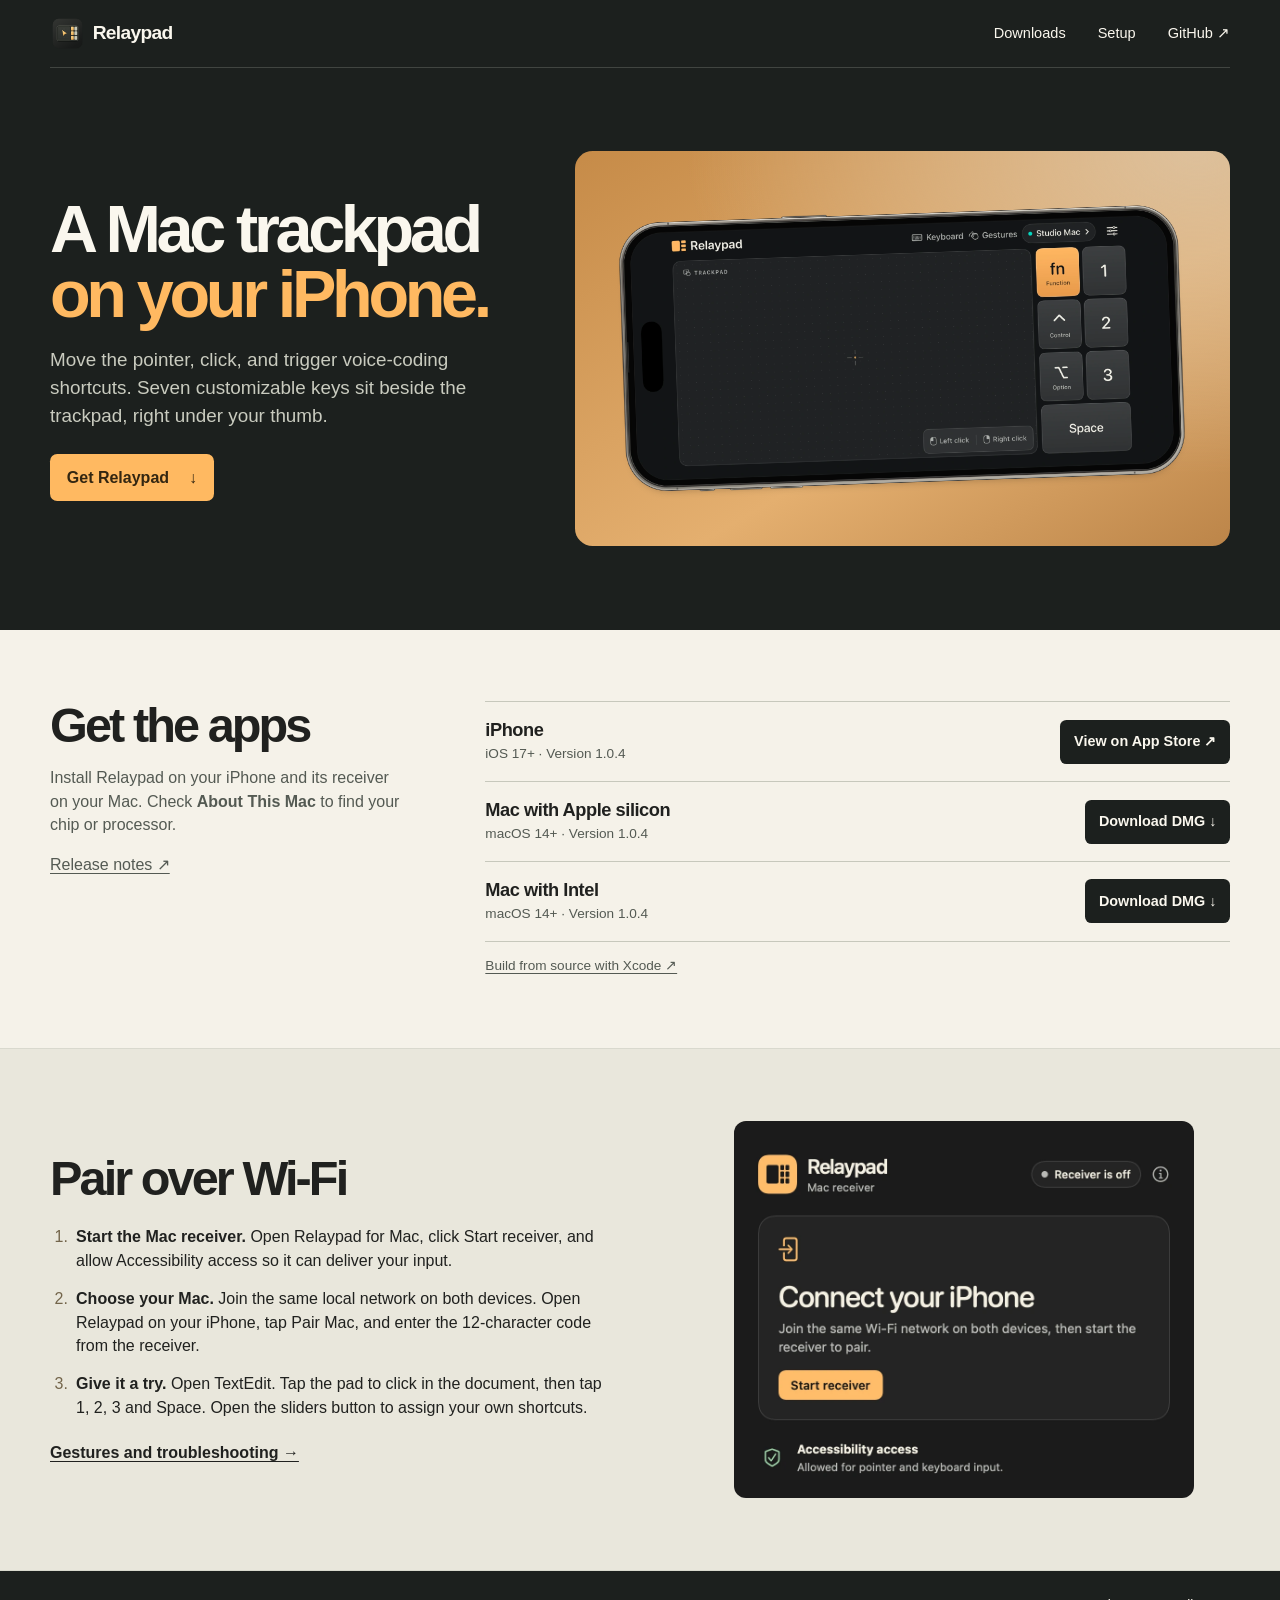
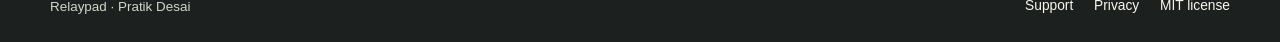
<file: docs/index.html>
<!doctype html>
<html lang="en">
<head>
  <meta charset="utf-8">
  <meta name="viewport" content="width=device-width, initial-scale=1">
  <meta name="theme-color" content="#1c201e">
  <meta name="description" content="Control your Mac with an iPhone trackpad and seven customizable shortcut keys. Pair over Wi-Fi and use your favorite voice-coding shortcuts.">
  <title>Relaypad — an iPhone trackpad for your Mac</title>
  <link rel="icon" type="image/png" href="assets/relaypad.png">
  <link rel="stylesheet" href="site.css"><script defer src="releases.js"></script>
</head>
<body>
<a class="skip" href="#main">Skip to content</a>
<header class="top"><div class="shell bar">
  <a class="brand" href="./"><img src="assets/relaypad.png" alt="" width="35" height="35">Relaypad</a>
  <nav aria-label="Main"><a href="./#downloads">Downloads</a><a href="./#setup">Setup</a><a href="https://github.com/chheplo/relaypad">GitHub ↗</a></nav>
</div></header>
<main id="main">
<section class="hero" aria-labelledby="headline">
  <div class="shell hero-grid">
    <div>
      <h1 id="headline">A Mac trackpad <em>on your iPhone.</em></h1>
      <p>Move the pointer, click, and trigger voice-coding shortcuts. Seven customizable keys sit beside the trackpad, right under your thumb.</p>
      <a class="cta" href="#downloads">Get Relaypad <span aria-hidden="true">↓</span></a>
    </div>
    <figure class="product-shot">
      <a class="device" href="assets/iphone-device.webp" aria-label="Open the full-size iPhone trackpad screenshot"><img src="assets/iphone-device.webp" alt="A landscape iPhone showing Relaypad’s trackpad on the left and six shortcut keys plus Space on the right." width="2000" height="1013" fetchpriority="high"></a>
    </figure>
  </div>
</section>
<section class="shell section downloads" id="downloads" aria-labelledby="downloads-title">
  <div class="intro"><h2 id="downloads-title">Get the apps</h2>
    <p>Install Relaypad on your iPhone and its receiver on your Mac. Check <strong>About This Mac</strong> to find your chip or processor.</p>
    <p><a href="https://github.com/chheplo/relaypad/releases">Release notes ↗</a></p>
  </div>
  <div>
    <div class="release-list">
      <div class="release" data-channel="iphone">
        <div><h3>iPhone</h3><p>iOS 17+ · <span data-status>Version 1.0.4</span></p></div>
        <a data-download href="https://apps.apple.com/app/relaypad/id6836093057" aria-label="View Relaypad on the App Store">View on App Store ↗</a>
      </div>
      <div class="release" data-channel="mac-arm64">
        <div><h3>Mac with Apple silicon</h3><p>macOS 14+ · <span data-status>Version 1.0.4</span></p></div>
        <a data-download href="https://github.com/chheplo/relaypad/releases/download/v1.0.4/Relaypad-1.0.4-macOS-arm64.dmg" aria-label="Download Relaypad for Mac, Apple silicon">Download DMG ↓</a>
      </div>
      <div class="release" data-channel="mac-x86_64">
        <div><h3>Mac with Intel</h3><p>macOS 14+ · <span data-status>Version 1.0.4</span></p></div>
        <a data-download href="https://github.com/chheplo/relaypad/releases/download/v1.0.4/Relaypad-1.0.4-macOS-x86_64.dmg" aria-label="Download Relaypad for Mac, Intel">Download DMG ↓</a>
      </div>
    </div>
    <p class="source-instructions"><a href="https://github.com/chheplo/relaypad/blob/main/CONTRIBUTING.md#build-from-source">Build from source with Xcode ↗</a></p>
  </div>
</section>
<section class="setup-band" id="setup" aria-labelledby="setup-title"><div class="shell section setup">
  <div>
    <h2 id="setup-title">Pair over Wi-Fi</h2>
    <ol class="steps">
      <li><strong>Start the Mac receiver.</strong> Open Relaypad for Mac, click Start receiver, and allow Accessibility access so it can deliver your input.</li>
      <li><strong>Choose your Mac.</strong> Join the same local network on both devices. Open Relaypad on your iPhone, tap Pair Mac, and enter the 12-character code from the receiver.</li>
      <li><strong>Give it a try.</strong> Open TextEdit. Tap the pad to click in the document, then tap 1, 2, 3 and Space. Open the sliders button to assign your own shortcuts.</li>
    </ol>
    <a class="setup-more" href="support.html">Gestures and troubleshooting →</a>
  </div>
  <figure><a class="macshot" href="assets/mac-receiver.webp" aria-label="Open the full-size Mac receiver screenshot"><img src="assets/mac-receiver.webp" alt="The native Relaypad for Mac receiver window with pairing and Accessibility controls." loading="lazy" width="992" height="814"></a></figure>
</div></section>
</main>
<footer><div class="shell foot"><span class="owner">Relaypad · Pratik Desai</span>
  <nav aria-label="Footer"><a href="support.html">Support</a><a href="privacy.html">Privacy</a><a href="https://github.com/chheplo/relaypad/blob/main/LICENSE">MIT license</a></nav>
</div></footer>
</body>
</html>
</file>
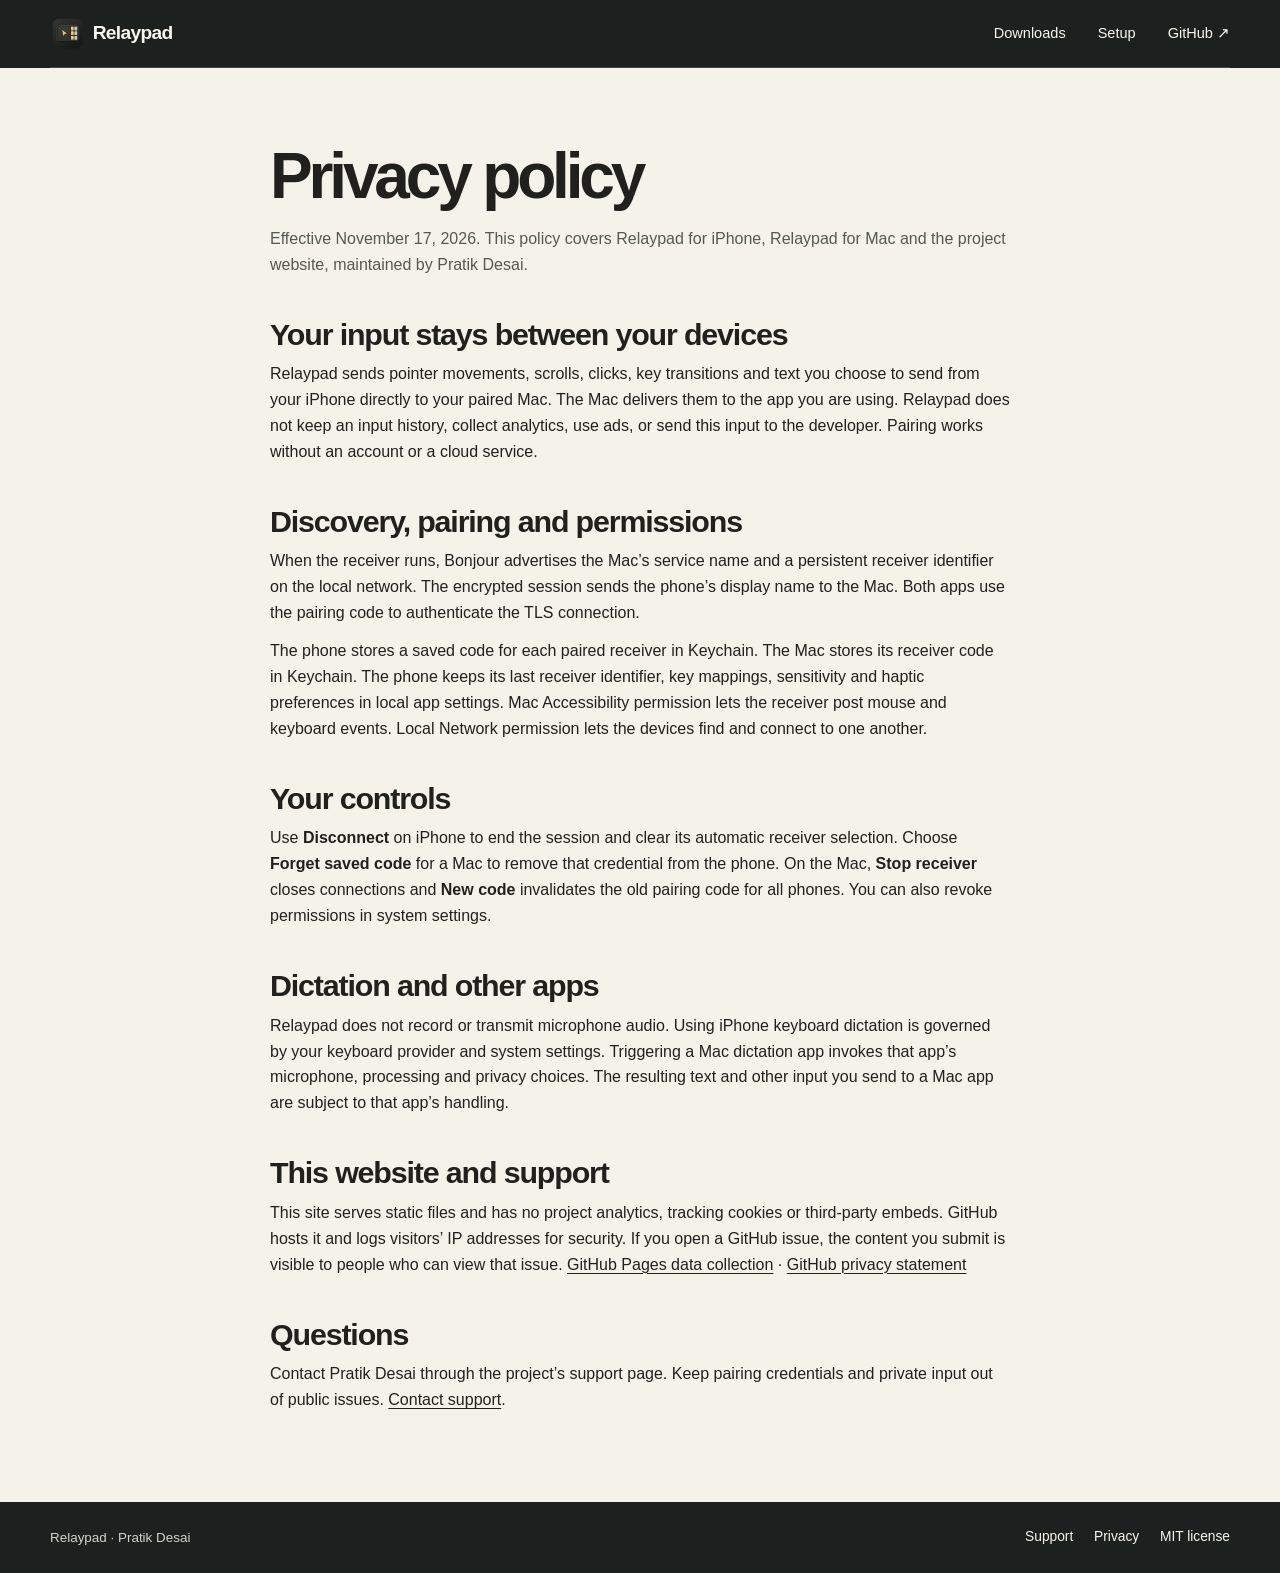
<file: docs/privacy.html>
<!doctype html>
<html lang="en">
<head>
  <meta charset="utf-8">
  <meta name="viewport" content="width=device-width, initial-scale=1">
  <meta name="theme-color" content="#1c201e">
  <meta name="description" content="How Relaypad handles pairing, local input, preferences, dictation, and the project website.">
  <title>Privacy — Relaypad</title>
  <link rel="icon" type="image/png" href="assets/relaypad.png">
  <link rel="stylesheet" href="site.css">
</head>
<body>
<a class="skip" href="#main">Skip to content</a>
<header class="top"><div class="shell bar">
  <a class="brand" href="./"><img src="assets/relaypad.png" alt="" width="35" height="35">Relaypad</a>
  <nav aria-label="Main"><a href="./#downloads">Downloads</a><a href="./#setup">Setup</a><a href="https://github.com/chheplo/relaypad">GitHub ↗</a></nav>
</div></header>
<main id="main" class="shell"><article class="prose">
  <h1>Privacy policy</h1><p>Effective November 17, 2026. This policy covers Relaypad for iPhone, Relaypad for Mac and the project website, maintained by Pratik Desai.</p>
  <h2>Your input stays between your devices</h2>
  <p>Relaypad sends pointer movements, scrolls, clicks, key transitions and text you choose to send from your iPhone directly to your paired Mac. The Mac delivers them to the app you are using. Relaypad does not keep an input history, collect analytics, use ads, or send this input to the developer. Pairing works without an account or a cloud service.</p>
  <h2>Discovery, pairing and permissions</h2>
  <p>When the receiver runs, Bonjour advertises the Mac’s service name and a persistent receiver identifier on the local network. The encrypted session sends the phone’s display name to the Mac. Both apps use the pairing code to authenticate the TLS connection.</p>
  <p>The phone stores a saved code for each paired receiver in Keychain. The Mac stores its receiver code in Keychain. The phone keeps its last receiver identifier, key mappings, sensitivity and haptic preferences in local app settings. Mac Accessibility permission lets the receiver post mouse and keyboard events. Local Network permission lets the devices find and connect to one another.</p>
  <h2>Your controls</h2>
  <p>Use <strong>Disconnect</strong> on iPhone to end the session and clear its automatic receiver selection. Choose <strong>Forget saved code</strong> for a Mac to remove that credential from the phone. On the Mac, <strong>Stop receiver</strong> closes connections and <strong>New code</strong> invalidates the old pairing code for all phones. You can also revoke permissions in system settings.</p>
  <h2>Dictation and other apps</h2>
  <p>Relaypad does not record or transmit microphone audio. Using iPhone keyboard dictation is governed by your keyboard provider and system settings. Triggering a Mac dictation app invokes that app’s microphone, processing and privacy choices. The resulting text and other input you send to a Mac app are subject to that app’s handling.</p>
  <h2>This website and support</h2>
  <p>This site serves static files and has no project analytics, tracking cookies or third-party embeds. GitHub hosts it and logs visitors’ IP addresses for security. If you open a GitHub issue, the content you submit is visible to people who can view that issue. <a href="https://docs.github.com/en/pages/getting-started-with-github-pages/what-is-github-pages#data-collection">GitHub Pages data collection</a> · <a href="https://docs.github.com/en/site-policy/privacy-policies/github-general-privacy-statement">GitHub privacy statement</a></p>
  <h2>Questions</h2>
  <p>Contact Pratik Desai through the project’s support page. Keep pairing credentials and private input out of public issues. <a href="support.html">Contact support</a>.</p>
</article></main>
<footer><div class="shell foot"><span class="owner">Relaypad · Pratik Desai</span>
  <nav aria-label="Footer"><a href="support.html">Support</a><a href="privacy.html">Privacy</a><a href="https://github.com/chheplo/relaypad/blob/main/LICENSE">MIT license</a></nav>
</div></footer>
</body>
</html>
</file>
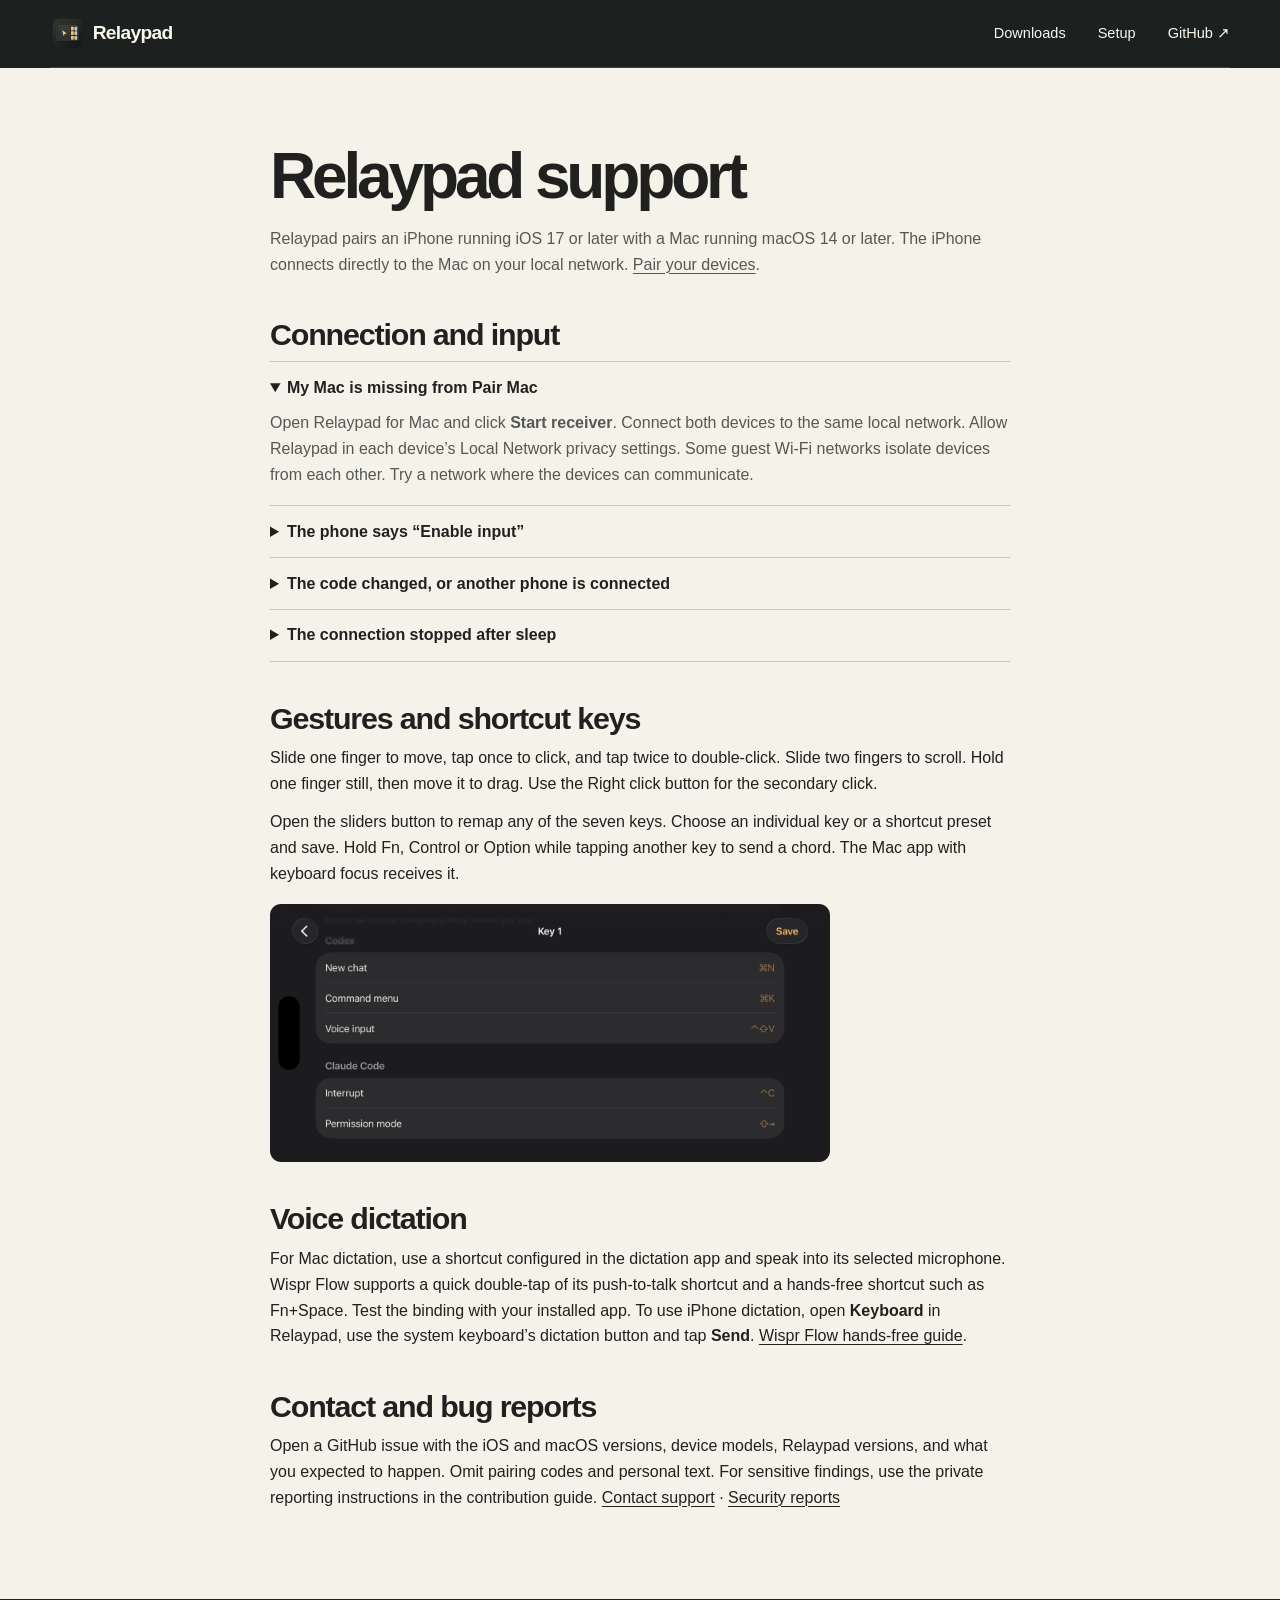
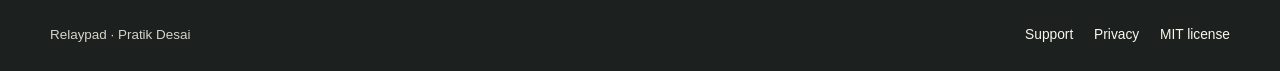
<file: docs/support.html>
<!doctype html>
<html lang="en">
<head>
  <meta charset="utf-8">
  <meta name="viewport" content="width=device-width, initial-scale=1">
  <meta name="theme-color" content="#1c201e">
  <meta name="description" content="Pair Relaypad, troubleshoot a connection, and learn trackpad gestures and shortcut setup.">
  <title>Support — Relaypad</title>
  <link rel="icon" type="image/png" href="assets/relaypad.png">
  <link rel="stylesheet" href="site.css">
</head>
<body>
<a class="skip" href="#main">Skip to content</a>
<header class="top"><div class="shell bar">
  <a class="brand" href="./"><img src="assets/relaypad.png" alt="" width="35" height="35">Relaypad</a>
  <nav aria-label="Main"><a href="./#downloads">Downloads</a><a href="./#setup">Setup</a><a href="https://github.com/chheplo/relaypad">GitHub ↗</a></nav>
</div></header>
<main id="main" class="shell"><article class="prose">
  <h1>Relaypad support</h1><p>Relaypad pairs an iPhone running iOS 17 or later with a Mac running macOS 14 or later. The iPhone connects directly to the Mac on your local network. <a href="./#setup">Pair your devices</a>.</p>
  <h2>Connection and input</h2>
  <details open><summary>My Mac is missing from Pair Mac</summary><p>Open Relaypad for Mac and click <strong>Start receiver</strong>. Connect both devices to the same local network. Allow Relaypad in each device’s Local Network privacy settings. Some guest Wi-Fi networks isolate devices from each other. Try a network where the devices can communicate.</p></details>
  <details><summary>The phone says “Enable input”</summary><p>On the Mac, go to <strong>System Settings → Privacy &amp; Security → Accessibility</strong>. Allow the copy of Relaypad for Mac you are running. Open an empty editor, click inside it from the phone, then tap 1, 2 and 3.</p></details>
  <details><summary>The code changed, or another phone is connected</summary><p>The receiver accepts one phone at a time. Disconnect the active phone, or stop and restart the receiver. To revoke a shared code, click <strong>New code</strong> on the Mac and pair with the replacement code. Under Pair Mac on iPhone, select the Mac and use <strong>Forget saved code</strong> to clear the old credential.</p></details>
  <details><summary>The connection stopped after sleep</summary><p>The receiver stops when the Mac sleeps or its user session switches. Click <strong>Start receiver</strong> and open the iPhone app. A previously paired phone retries its saved connection while the receiver is available.</p></details>
  <h2>Gestures and shortcut keys</h2>
  <p>Slide one finger to move, tap once to click, and tap twice to double-click. Slide two fingers to scroll. Hold one finger still, then move it to drag. Use the Right click button for the secondary click.</p>
  <p>Open the sliders button to remap any of the seven keys. Choose an individual key or a shortcut preset and save. Hold Fn, Control or Option while tapping another key to send a chord. The Mac app with keyboard focus receives it.</p>
  <a class="support-shot" href="assets/iphone-shortcuts.webp" aria-label="Open the full-size shortcuts screenshot"><img src="assets/iphone-shortcuts.webp" alt="Relaypad settings for customizing its shortcut keys." loading="lazy" width="1400" height="644"></a>
  <h2>Voice dictation</h2>
  <p>For Mac dictation, use a shortcut configured in the dictation app and speak into its selected microphone. Wispr Flow supports a quick double-tap of its push-to-talk shortcut and a hands-free shortcut such as Fn+Space. Test the binding with your installed app. To use iPhone dictation, open <strong>Keyboard</strong> in Relaypad, use the system keyboard’s dictation button and tap <strong>Send</strong>. <a href="https://docs.wisprflow.ai/articles/6391241694-use-flow-hands-free">Wispr Flow hands-free guide</a>.</p>
  <h2>Contact and bug reports</h2>
  <p>Open a GitHub issue with the iOS and macOS versions, device models, Relaypad versions, and what you expected to happen. Omit pairing codes and personal text. For sensitive findings, use the private reporting instructions in the contribution guide. <a href="https://github.com/chheplo/relaypad/issues">Contact support</a> · <a href="https://github.com/chheplo/relaypad/blob/main/CONTRIBUTING.md#security-reports">Security reports</a></p>
</article></main>
<footer><div class="shell foot"><span class="owner">Relaypad · Pratik Desai</span>
  <nav aria-label="Footer"><a href="support.html">Support</a><a href="privacy.html">Privacy</a><a href="https://github.com/chheplo/relaypad/blob/main/LICENSE">MIT license</a></nav>
</div></footer>
</body>
</html>
</file>
<file: docs/site.css>
:root {
  color-scheme: light;
  --ink: #20211f;
  --dark: #1c201e;
  --paper: #f5f2e9;
  --cream: #faf7ee;
  --muted: #545a53;
  --edge: #c7c8bc;
  --amber: #ffb961;
  --font: -apple-system, BlinkMacSystemFont, "Helvetica Neue", Arial, sans-serif;
}
* { box-sizing: border-box; }
html { scroll-padding-top: 1.25rem; }
body { margin: 0; font-family: var(--font); background: var(--paper); color: var(--ink); line-height: 1.48; }
img { display: block; max-width: 100%; height: auto; }
a { color: inherit; text-underline-offset: .2em; text-decoration-thickness: 1px; }
a:hover { text-decoration-thickness: 2px; }
a:focus-visible, summary:focus-visible { outline: 3px solid #9a5800; outline-offset: 4px; }
.shell { width: min(1180px, calc(100% - 72px)); margin-inline: auto; }
.skip { position: absolute; left: .7rem; top: -5rem; z-index: 3; background: var(--amber); padding: .6rem 1rem; color: var(--ink); }
.skip:focus { top: .5rem; }
.top { background: var(--dark); color: var(--cream); }
.top a:focus-visible, .hero a:focus-visible, footer a:focus-visible { outline-color: var(--amber); }
.bar { display: flex; min-height: 68px; align-items: center; justify-content: space-between; gap: 20px; border-bottom: 1px solid #414541; }
.brand { display: inline-flex; align-items: center; gap: .48rem; text-decoration: none; font-size: 1.2rem; letter-spacing: -.035em; font-weight: 680; }
.brand img { width: 35px; height: 35px; }
nav { display: flex; align-items: center; gap: clamp(.85rem, 2.8vw, 2rem); font-size: .91rem; }
nav a, footer a { text-decoration: none; padding-block: .45rem; }
nav a:hover, footer a:hover { text-decoration: underline; }
.hero { background: var(--dark); color: var(--cream); }
.hero-grid { display: grid; grid-template-columns: .84fr 1.16fr; align-items: center; gap: clamp(28px, 4vw, 64px); padding-block: clamp(54px, 6.5vw, 100px); }
h1, h2, h3, p, figure { margin: 0; }
h1, h2, h3 { text-wrap: balance; }
h1 { font-size: clamp(3rem, 5.2vw, 5.45rem); line-height: .99; letter-spacing: -.065em; font-weight: 630; }
.hero h1 { max-width: 9.3em; }
.hero h1 em { font-style: normal; color: var(--amber); }
.hero p { margin-top: 1.12rem; max-width: 30em; font-size: clamp(1rem, 1.5vw, 1.18rem); color: #c9cbbf; }
.cta { display: inline-flex; gap: 1.25rem; align-items: center; padding: .74rem 1.05rem; border-radius: .45rem; background: var(--amber); color: #332611; text-decoration: none; font-weight: 660; }
.hero .cta { margin-top: 1.48rem; }
.cta:hover { background: #ffcb8f; }
.product-shot { position: relative; isolation: isolate; display: grid; place-items: center; padding: clamp(25px, 3.6vw, 55px) clamp(11px, 2.2vw, 32px); background: radial-gradient(ellipse at 95% 0, #ddc09b, transparent 58%), linear-gradient(150deg, #c68b48, #e4af6f 60%, #bc8549); border-radius: 1.1rem; }
.device { display: block; width: 100%; transform: rotate(-2deg); }
.device img { width: 100%; height: auto; }
h2 { font-size: clamp(2.2rem, 3.8vw, 3.6rem); line-height: 1; letter-spacing: -.06em; font-weight: 640; }
h3 { font-size: 1.14rem; line-height: 1.22; letter-spacing: -.025em; }
.section { padding-block: clamp(42px, 5.6vw, 76px); }
.downloads { display: grid; grid-template-columns: .65fr 1.35fr; gap: clamp(32px, 6vw, 96px); }
.intro p { color: var(--muted); margin-top: 1rem; max-width: 31em; }
.release-list { align-self: center; border-top: 1px solid var(--edge); }
.release { display: grid; grid-template-columns: 1fr auto; align-items: center; column-gap: 1rem; padding: 1.05rem 0; border-bottom: 1px solid var(--edge); }
.release p { color: var(--muted); margin-top: .18rem; font-size: .85rem; }
.release [data-download]:not([hidden]) { display: inline-flex; align-items: center; min-height: 44px; padding: .45rem .85rem; background: var(--dark); color: var(--cream); border-radius: .4rem; font-size: .9rem; font-weight: 620; text-decoration: none; }
.release [data-download]:hover { background: #414541; }
.source-instructions { margin-top: .9rem; color: var(--muted); font-size: .85rem; }
.setup-band { background: #e9e7dc; border-block: 1px solid #d9d9ce; }
.setup { display: grid; grid-template-columns: 1fr .95fr; align-items: center; gap: clamp(32px, 7vw, 112px); }
.steps { padding-left: 1.4em; margin: 1.45rem 0 1rem; max-width: 36em; }
.steps li { padding-left: .23em; margin-bottom: .9rem; }
.steps li::marker { color: #73654b; font-variant-numeric: tabular-nums; }
.macshot { display: block; width: min(100%, 460px); margin: auto; }
.macshot img { border-radius: .75rem; }
.setup-more { display: inline-block; margin-top: .35rem; font-weight: 600; }
footer { background: var(--dark); color: var(--cream); }
.foot { display: flex; flex-wrap: wrap; align-items: center; justify-content: space-between; gap: 1rem; padding-block: 1.15rem; }
.foot .owner { color: #d3d5c9; font-size: .84rem; }
footer nav { gap: 1.3rem; font-size: .86rem; }
.prose { max-width: 740px; margin-inline: auto; padding-block: clamp(2.5rem, 6vw, 5rem); }
.prose h1 { font-size: clamp(2.8rem, 5vw, 4.6rem); margin-bottom: 1.1rem; }
.prose h2 { margin: 2.45rem 0 .65rem; font-size: clamp(1.48rem, 3vw, 1.9rem); letter-spacing: -.038em; line-height: 1.12; }
.prose p { margin-bottom: .75rem; }
.prose p, .prose li { line-height: 1.62; }
.prose p:first-of-type { color: var(--muted); }
.prose details { border-top: 1px solid var(--edge); padding: .85rem 0; }
.prose details:last-of-type { border-bottom: 1px solid var(--edge); }
.prose summary { font-weight: 640; cursor: pointer; }
.prose details p { margin: .65rem 0 .25rem; }
.support-shot { display: block; max-width: min(100%, 560px); margin: 1.1rem 0; border-radius: .7rem; overflow: hidden; }
@media (max-width: 880px) {
  .shell { width: min(100% - 44px, 760px); }
  .hero-grid { grid-template-columns: 1fr; gap: 2rem; padding-block: 40px 45px; }
  .hero h1 { max-width: 11em; font-size: clamp(3.2rem, 8vw, 4.8rem); }
  .hero p { max-width: 36em; }
  .product-shot { max-width: 740px; padding: max(22px, 4vw) max(14px, 3vw); }
  .downloads { grid-template-columns: 1fr; gap: 1.5rem; }
  .setup { gap: 24px; grid-template-columns: 1.06fr 1fr; }
}
@media (max-width: 590px) {
  .shell { width: calc(100% - 32px); }
  .bar { min-height: 57px; gap: 8px; }
  nav { font-size: .85rem; gap: .85rem; }
  .bar .brand { font-size: 1.08rem; gap: 2px; }
  .bar .brand img { width: 29px; height: 29px; }
  .hero-grid { padding-top: 38px; gap: 1.7rem; }
  .hero h1 { font-size: clamp(2.95rem, 12vw, 4.2rem); }
  .hero p { margin-top: .9rem; }
  .hero .cta { margin-top: 1.15rem; }
  .product-shot { padding: 23px 11px; border-radius: .7rem; }
  .setup { grid-template-columns: 1fr; }
  .macshot { max-width: 390px; }
  .release { gap: .5rem; }
  .release a { text-align: right; }
  .foot { align-items: start; }
}
@media (max-width: 360px) {
  .bar nav { gap: .55rem; }
  .release { grid-template-columns: 1fr; gap: .4rem; }
  .release a { justify-self: start; }
}
</file>
